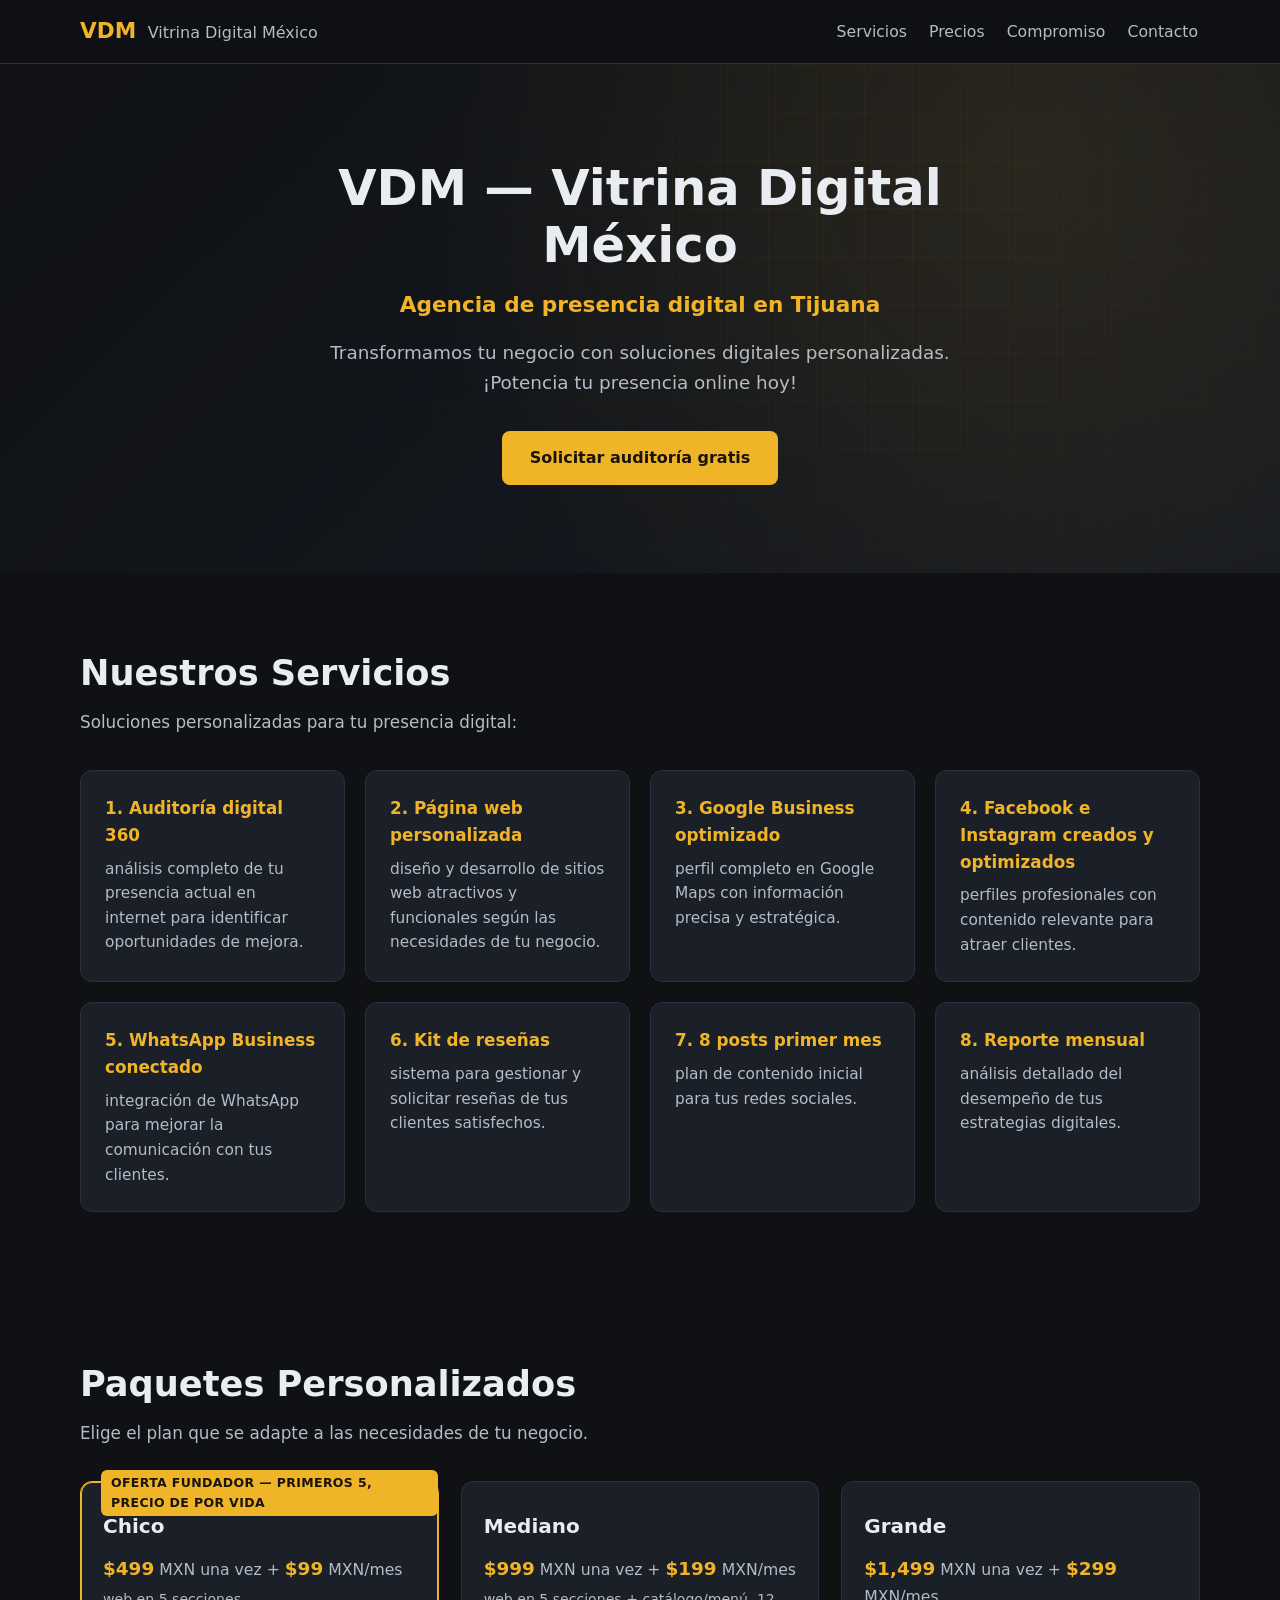
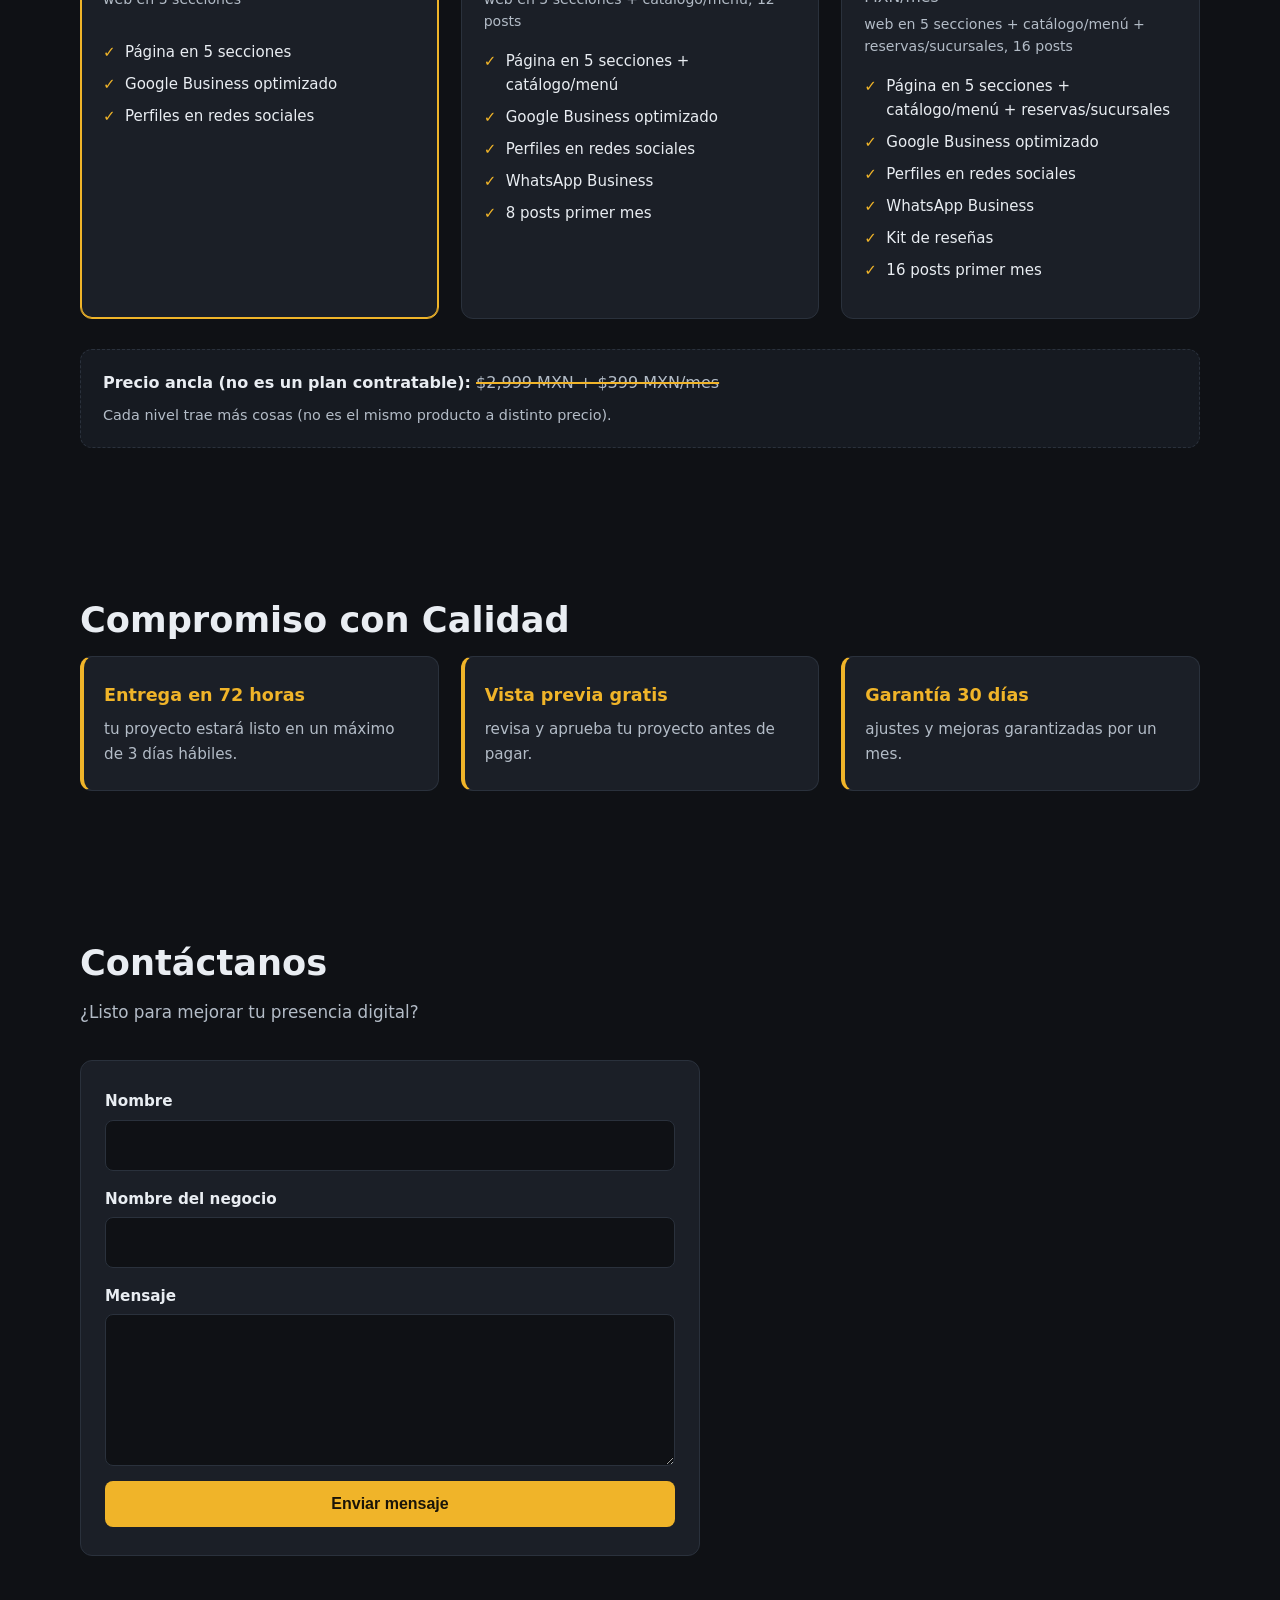
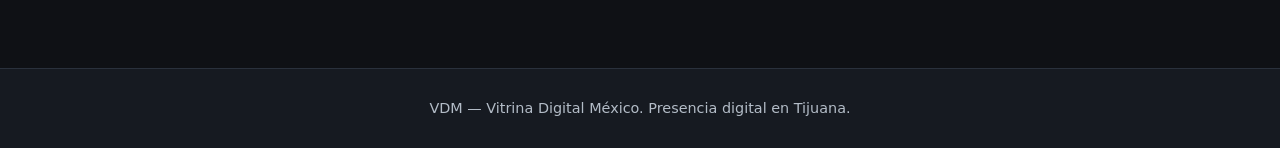
<file: index.html>
<!DOCTYPE html>
<html lang="es">
<head>
<meta charset="UTF-8">
<meta name="viewport" content="width=device-width, initial-scale=1.0">
<title>VDM — Vitrina Digital México</title>
<link rel="stylesheet" href="styles.css">
</head>
<body>

<!-- Cabecera / navegación -->
<header class="site-header">
<div class="header-inner">
<a href="#inicio" class="logo" aria-label="VDM — Vitrina Digital México">VDM <span class="logo-sub">Vitrina Digital México</span></a>
<nav class="nav">
<a href="#servicios">Servicios</a>
<a href="#precios">Precios</a>
<a href="#compromiso">Compromiso</a>
<a href="#contacto">Contacto</a>
</nav>
</div>
</header>

<!-- Hero -->
<main>
<section id="inicio" class="hero">
<div class="hero-deco"></div>
<div class="hero-inner">
<h1>VDM — Vitrina Digital México</h1>
<p class="hero-sub">Agencia de presencia digital en Tijuana</p>
<p class="hero-text">Transformamos tu negocio con soluciones digitales personalizadas.<br>¡Potencia tu presencia online hoy!</p>
<a href="#contacto" class="btn btn-hero">Solicitar auditoría gratis</a>
</div>
</section>

<!-- Servicios -->
<section id="servicios" class="seccion" aria-labelledby="titulo-servicios">
<h2 id="titulo-servicios">Nuestros Servicios</h2>
<p class="seccion-intro">Soluciones personalizadas para tu presencia digital:</p>
<div class="servicios-grid">
<article class="servicio">
<h3>1. Auditoría digital 360</h3>
<p>análisis completo de tu presencia actual en internet para identificar oportunidades de mejora.</p>
</article>
<article class="servicio">
<h3>2. Página web personalizada</h3>
<p>diseño y desarrollo de sitios web atractivos y funcionales según las necesidades de tu negocio.</p>
</article>
<article class="servicio">
<h3>3. Google Business optimizado</h3>
<p>perfil completo en Google Maps con información precisa y estratégica.</p>
</article>
<article class="servicio">
<h3>4. Facebook e Instagram creados y optimizados</h3>
<p>perfiles profesionales con contenido relevante para atraer clientes.</p>
</article>
<article class="servicio">
<h3>5. WhatsApp Business conectado</h3>
<p>integración de WhatsApp para mejorar la comunicación con tus clientes.</p>
</article>
<article class="servicio">
<h3>6. Kit de reseñas</h3>
<p>sistema para gestionar y solicitar reseñas de tus clientes satisfechos.</p>
</article>
<article class="servicio">
<h3>7. 8 posts primer mes</h3>
<p>plan de contenido inicial para tus redes sociales.</p>
</article>
<article class="servicio">
<h3>8. Reporte mensual</h3>
<p>análisis detallado del desempeño de tus estrategias digitales.</p>
</article>
</div>
</section>

<!-- Precios -->
<section id="precios" class="seccion" aria-labelledby="titulo-precios">
<h2 id="titulo-precios">Paquetes Personalizados</h2>
<p class="seccion-intro">Elige el plan que se adapte a las necesidades de tu negocio.</p>
<div class="tarjetas">
<article class="tarjeta tarjeta-chico tarjeta-founded">
<div class="etiqueta-limitado">Oferta Fundador — primeros 5, precio de por vida</div>
<h3>Chico</h3>
<p class="precio"><span>$499</span> MXN una vez + <span>$99</span> MXN/mes</p>
<p class="detalle">web en 5 secciones</p>
<ul class="incluye">
<li>Página en 5 secciones</li>
<li>Google Business optimizado</li>
<li>Perfiles en redes sociales</li>
</ul>
</article>
<article class="tarjeta tarjeta-mediano">
<h3>Mediano</h3>
<p class="precio"><span>$999</span> MXN una vez + <span>$199</span> MXN/mes</p>
<p class="detalle">web en 5 secciones + catálogo/menú, 12 posts</p>
<ul class="incluye">
<li>Página en 5 secciones + catálogo/menú</li>
<li>Google Business optimizado</li>
<li>Perfiles en redes sociales</li>
<li>WhatsApp Business</li>
<li>8 posts primer mes</li>
</ul>
</article>
<article class="tarjeta tarjeta-grande">
<h3>Grande</h3>
<p class="precio"><span>$1,499</span> MXN una vez + <span>$299</span> MXN/mes</p>
<p class="detalle">web en 5 secciones + catálogo/menú + reservas/sucursales, 16 posts</p>
<ul class="incluye">
<li>Página en 5 secciones + catálogo/menú + reservas/sucursales</li>
<li>Google Business optimizado</li>
<li>Perfiles en redes sociales</li>
<li>WhatsApp Business</li>
<li>Kit de reseñas</li>
<li>16 posts primer mes</li>
</ul>
</article>
</div>
<div class="ancla">
<p><strong>Precio ancla (no es un plan contratable):</strong> <span class="tachado">$2,999 MXN + $399 MXN/mes</span></p>
<p class="nota-ancla">Cada nivel trae más cosas (no es el mismo producto a distinto precio).</p>
</div>
</section>



<!-- Compromiso -->
<section id="compromiso" class="seccion" aria-labelledby="titulo-compromiso">
<h2 id="titulo-compromiso">Compromiso con Calidad</h2>
<div class="compromiso-grid">
<article class="compromiso-item">
<h3>Entrega en 72 horas</h3>
<p>tu proyecto estará listo en un máximo de 3 días hábiles.</p>
</article>
<article class="compromiso-item">
<h3>Vista previa gratis</h3>
<p>revisa y aprueba tu proyecto antes de pagar.</p>
</article>
<article class="compromiso-item">
<h3>Garantía 30 días</h3>
<p>ajustes y mejoras garantizadas por un mes.</p>
</article>
</div>
</section>

<!-- Contacto -->
<section id="contacto" class="seccion" aria-labelledby="titulo-contacto">
<h2 id="titulo-contacto">Contáctanos</h2>
<p class="seccion-intro">¿Listo para mejorar tu presencia digital?</p>
<div class="contacto-inner">
<form id="form-contacto" class="form-contacto" novalidate>
<label for="nombre">Nombre</label>
<input type="text" id="nombre" name="nombre" required>
<label for="negocio">Nombre del negocio</label>
<input type="text" id="negocio" name="negocio" required>
<label for="mensaje">Mensaje</label>
<textarea id="mensaje" name="mensaje" rows="5" required></textarea>
<button type="submit" class="btn btn-form">Enviar mensaje</button>
</form>
<div id="respuesta-form" class="respuesta-form" aria-live="polite"></div>
</div>
</section>

</main>

<footer class="site-footer">
<p>VDM — Vitrina Digital México. Presencia digital en Tijuana.</p>
</footer>

<script>
(function(){
var form = document.getElementById('form-contacto');
var respuesta = document.getElementById('respuesta-form');
var MENSAGE_OK = 'Gracias, tu mensaje quedó registrado. Te contactaremos cuando los canales de VDM estén activos.';
form.addEventListener('submit', function(e){
e.preventDefault();
respuesta.textContent = MENSAGE_OK;
respuesta.setAttribute('aria-live','polite');
form.reset();
});
})();
</script>

</body>
</html>
</file>
<file: styles.css>
/* ============================================
   VDM — Vitrina Digital México
   Paleta oscura con acento dorado/ámbar
   ============================================ */

:root {
--bg: #0f1115;
--bg-alt: #161a21;
--bg-tarjeta: #1b1f27;
--texto: #e9edf2;
--texto-suave: #b3bcc7;
--acento: #f0b429;
--acento-oscuro: #d99e16;
--borde: #2a313c;
--sombra: 0 8px 24px rgba(0,0,0,0.35);
--maxw: 1160px;
--radio: 12px;
}

* {
box-sizing: border-box;
margin: 0;
padding: 0;
}

html {
scroll-behavior: smooth;
}

body {
font-family: system-ui, -apple-system, "Segoe UI", Roboto, Arial, sans-serif;
background: var(--bg);
color: var(--texto);
line-height: 1.6;
overflow-x: hidden;
}

/* ---------- Accesibilidad / utilidades ---------- */
a {
color: inherit;
text-decoration: none;
}

img, svg {
max-width: 100%;
height: auto;
display: block;
}



.volver-link {
color: var(--acento);
font-weight: 600;
text-decoration: none;
}

.volver-link:hover,
.volver-link:focus {
text-decoration: underline;
}

/* ---------- Cabecera ---------- */
.site-header {
position: sticky;
top: 0;
z-index: 100;
background: rgba(15, 17, 21, 0.92);
backdrop-filter: blur(8px);
border-bottom: 1px solid var(--borde);
}

.header-inner {
max-width: var(--maxw);
margin: 0 auto;
padding: 14px 20px;
display: flex;
align-items: center;
gap: 20px;
flex-wrap: wrap;
}

.logo {
font-weight: 800;
font-size: 1.35rem;
color: var(--acento);
white-space: nowrap;
}

.logo-sub {
font-weight: 500;
font-size: 1rem;
color: var(--texto-suave);
margin-left: 4px;
}

.nav {
display: flex;
gap: 18px;
flex-wrap: wrap;
margin-left: auto;
}

.nav a {
color: var(--texto-suave);
font-weight: 500;
font-size: 0.98rem;
padding: 4px 2px;
transition: color .15s ease;
}

.nav a:hover,
.nav a:focus {
color: var(--acento);
}

/* ---------- Botones ---------- */
.btn {
display: inline-block;
padding: 12px 26px;
border-radius: 8px;
font-weight: 700;
font-size: 1rem;
cursor: pointer;
border: 2px solid transparent;
transition: background .15s ease, transform .05s ease, color .15s ease, border-color .15s ease;
}

.btn-header {
background: var(--acento);
color: #1a1408;
margin-left: auto;
white-space: nowrap;
}

.btn-header:hover,
.btn-header:focus {
background: var(--acento-oscuro);
}

.btn-hero {
background: var(--acento);
color: #1a1408;
margin-top: 8px;
}

.btn-hero:hover,
.btn-hero:focus {
background: var(--acento-oscuro);
}

.btn-form {
background: var(--acento);
color: #1a1408;
width: 100%;
margin-top: 8px;
}

.btn-form:hover,
.btn-form:focus {
background: var(--acento-oscuro);
}



/* ---------- Hero ---------- */
.hero {
position: relative;
background:
radial-gradient(circle at 80% 20%, rgba(240,180,41,0.10), transparent 55%),
linear-gradient(135deg, #0f1115 0%, #161a21 100%);
overflow: hidden;
padding: 96px 20px 88px;
}

.hero-deco {
position: absolute;
inset: 0;
background-image:
linear-gradient(rgba(240,180,41,0.04) 1px, transparent 1px),
linear-gradient(90deg, rgba(240,180,41,0.04) 1px, transparent 1px);
background-size: 48px 48px;
mask-image: radial-gradient(circle at 70% 30%, black, transparent 70%);
-webkit-mask-image: radial-gradient(circle at 70% 30%, black, transparent 70%);
pointer-events: none;
}

.hero-inner {
position: relative;
max-width: 760px;
margin: 0 auto;
text-align: center;
}

.hero h1 {
font-size: clamp(1.9rem, 5vw, 3.1rem);
line-height: 1.15;
color: var(--texto);
margin-bottom: 14px;
}

.hero-sub {
color: var(--acento);
font-size: clamp(1.05rem, 2.4vw, 1.35rem);
font-weight: 600;
margin-bottom: 16px;
}

.hero-text {
color: var(--texto-suave);
font-size: clamp(1rem, 2vw, 1.15rem);
margin-bottom: 26px;
}

/* ---------- Secciones ---------- */
.seccion {
max-width: var(--maxw);
margin: 0 auto;
padding: 72px 20px;
}

.seccion h2 {
font-size: clamp(1.6rem, 3.4vw, 2.2rem);
color: var(--texto);
margin-bottom: 8px;
}

.seccion-intro {
color: var(--texto-suave);
margin-bottom: 34px;
font-size: 1.05rem;
}

/* ---------- Servicios ---------- */
.servicios-grid {
display: grid;
grid-template-columns: repeat(auto-fit, minmax(250px, 1fr));
gap: 20px;
}

.servicio {
background: var(--bg-tarjeta);
border: 1px solid var(--borde);
border-radius: var(--radio);
padding: 24px;
transition: border-color .15s ease, transform .15s ease;
}

.servicio:hover {
border-color: var(--acento);
transform: translateY(-2px);
}

.servicio h3 {
font-size: 1.05rem;
color: var(--acento);
margin-bottom: 8px;
}

.servicio p {
color: var(--texto-suave);
font-size: 0.96rem;
}

/* ---------- Precios ---------- */
.tarjetas {
display: grid;
grid-template-columns: repeat(auto-fit, minmax(250px, 1fr));
gap: 22px;
align-items: stretch;
}

.tarjeta {
position: relative;
background: var(--bg-tarjeta);
border: 1px solid var(--borde);
border-radius: var(--radio);
padding: 28px 22px;
display: flex;
flex-direction: column;
}

.tarjeta-founded {
border-color: var(--acento);
box-shadow: 0 0 0 1px var(--acento) inset;
}

.etiqueta-limitado {
position: absolute;
top: -12px;
left: 20px;
background: var(--acento);
color: #1a1408;
font-weight: 700;
font-size: 0.78rem;
padding: 3px 10px;
border-radius: 6px;
letter-spacing: .03em;
text-transform: uppercase;
}

.tarjeta h3 {
font-size: 1.25rem;
color: var(--texto);
margin-bottom: 12px;
}

.precio {
color: var(--texto-suave);
margin-bottom: 4px;
font-size: 0.98rem;
}

.precio span {
color: var(--acento);
font-weight: 700;
font-size: 1.15rem;
}

.detalle {
color: var(--texto-suave);
font-size: 0.88rem;
margin-bottom: 16px;
min-height: 2.6em;
}

.incluye {
list-style: none;
padding-left: 0;
margin-bottom: 0;
}

.incluye li {
position: relative;
padding-left: 22px;
margin-bottom: 8px;
color: var(--texto);
font-size: 0.94rem;
}

.incluye li::before {
content: "✓";
position: absolute;
left: 0;
top: 0;
color: var(--acento);
font-weight: 700;
}

.ancla {
margin-top: 30px;
padding: 20px 22px;
border: 1px dashed var(--borde);
border-radius: var(--radio);
background: var(--bg-alt);
}

.tachado {
text-decoration: line-through;
text-decoration-thickness: 2px;
text-decoration-color: var(--acento);
color: var(--texto-suave);
}

.nota-ancla {
margin-top: 8px;
color: var(--texto-suave);
font-size: 0.9rem;
}



/* ---------- Compromiso ---------- */
.compromiso-grid {
display: grid;
grid-template-columns: repeat(auto-fit, minmax(240px, 1fr));
gap: 22px;
}

.compromiso-item {
background: var(--bg-tarjeta);
border: 1px solid var(--borde);
border-left: 4px solid var(--acento);
border-radius: var(--radio);
padding: 24px 20px;
}

.compromiso-item h3 {
color: var(--acento);
font-size: 1.1rem;
margin-bottom: 8px;
}

.compromiso-item p {
color: var(--texto-suave);
font-size: 0.95rem;
}

/* ---------- Contacto ---------- */
.contacto-inner {
max-width: 620px;
}

.form-contacto,
.form-reservas {
background: var(--bg-tarjeta);
border: 1px solid var(--borde);
border-radius: var(--radio);
padding: 28px 24px;
}

.form-contacto label,
.form-reservas label {
display: block;
font-weight: 600;
color: var(--texto);
margin-bottom: 6px;
margin-top: 16px;
font-size: 0.95rem;
}

.form-contacto label:first-child,
.form-reservas label:first-child {
margin-top: 0;
}

.form-contacto input,
.form-reservas input,
.form-contacto select,
.form-reservas select,
.form-contacto textarea,
.form-reservas textarea {
width: 100%;
background: var(--bg);
border: 1px solid var(--borde);
border-radius: 8px;
padding: 12px 14px;
color: var(--texto);
font: inherit;
font-size: 0.98rem;
transition: border-color .15s ease;
}

.form-contacto input:focus,
.form-reservas input:focus,
.form-contacto select:focus,
.form-reservas select:focus,
.form-contacto textarea:focus,
.form-reservas textarea:focus {
outline: none;
border-color: var(--acento);
}

.form-contacto textarea,
.form-reservas textarea {
resize: vertical;
min-height: 120px;
}

.respuesta-form {
margin-top: 20px;
padding: 16px 20px;
border-radius: 8px;
background: rgba(240,180,41,0.10);
border: 1px solid var(--acento);
color: var(--texto);
font-weight: 600;
}

.respuesta-form:empty {
display: none;
}

.confirmacion {
display: none;
margin-top: 12px;
padding: 12px 16px;
border-radius: 8px;
background: rgba(240,180,41,0.10);
border: 1px solid var(--acento);
color: var(--texto);
font-weight: 600;
}

/* ---------- Footer ---------- */
.site-footer {
border-top: 1px solid var(--borde);
background: var(--bg-alt);
text-align: center;
padding: 28px 20px;
margin-top: 40px;
color: var(--texto-suave);
font-size: 0.9rem;
}

/* ---------- Responsive ---------- */
@media (max-width: 760px) {
.header-inner {
flex-direction: column;
align-items: stretch;
gap: 12px;
}

.nav {
margin-left: 0;
justify-content: center;
gap: 14px;
}

.btn-header {
margin-left: 0;
width: 100%;
text-align: center;
}

.hero {
padding: 72px 20px 64px;
}

.seccion {
padding: 52px 20px;
}

.servicios-grid,
.tarjetas,
.compromiso-grid {
grid-template-columns: 1fr;
}
}

/* ---------- Prevención de desborde horizontal ---------- */
html, body {
max-width: 100%;
}

.hero, .seccion, .site-header, .site-footer {
overflow-x: hidden;
}

/* Anchos fluidos garantizados */
.tarjetas > *,
.servicios-grid > *,
.compromiso-grid > * {
min-width: 0;
}
</file>
